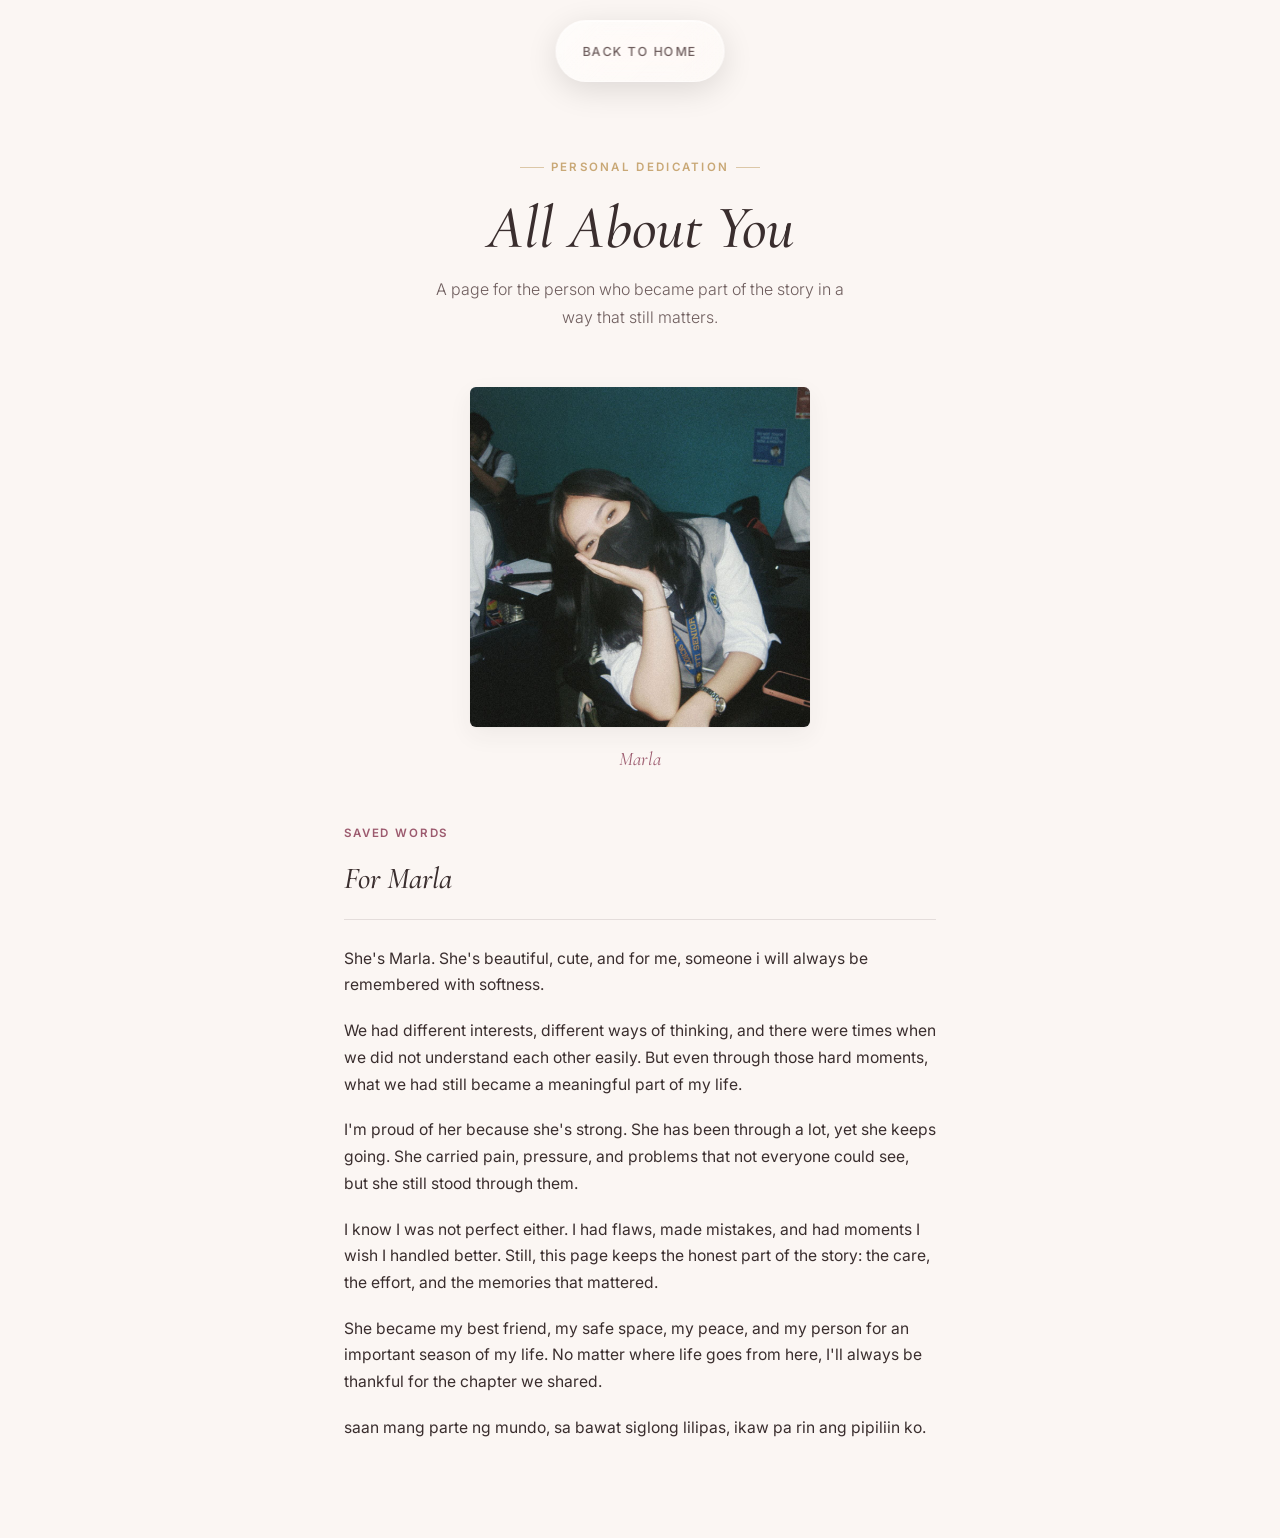
<file: allaboutyou.html>
<!DOCTYPE html>
<html lang="en">
<head>
<meta charset="UTF-8" />
<meta name="viewport" content="width=device-width, initial-scale=1.0" />
<meta name="description" content="A personal dedication page in a soft memory archive." />
<meta name="theme-color" content="#FBF6F3" />
<title>All About You</title>
<link rel="preconnect" href="https://fonts.googleapis.com">
<link rel="preconnect" href="https://fonts.gstatic.com" crossorigin>
<link href="https://fonts.googleapis.com/css2?family=Cormorant+Garamond:ital,wght@0,400;0,500;0,600;1,400;1,500&family=Inter:wght@300;400;500;600&display=swap" rel="stylesheet">
<style>
  :root{
    --ivory:#FBF6F3;
    --ivory-deep:#F5EDE8;
    --ink:#3A2E2E;
    --ink-soft:#6E5D5D;
    --rose:#B8768A;
    --rose-deep:#9C5A6E;
    --blush:#EFE0E2;
    --gold:#C9A876;
    --line: rgba(58,46,46,0.12);
    --shadow: 0 1px 2px rgba(58,46,46,0.04), 0 8px 24px rgba(58,46,46,0.06);
  }

  *{box-sizing:border-box;}
  html{scroll-behavior:smooth;}

  body{
    margin:0;
    font-family:'Inter', sans-serif;
    background:var(--ivory);
    color:var(--ink);
    line-height:1.7;
    -webkit-font-smoothing:antialiased;
  }

  a{color:inherit;}

  /* ---------- Nav ---------- */
   .navbar {
    position: fixed;
    top: 20px;
    left: 50%;
    transform: translateX(-50%);

    display: flex;
    gap: 10px;
    padding: 10px;

    /* Liquid glass */
    background: rgba(255, 255, 255, 0.35);
    backdrop-filter: blur(20px) saturate(180%);
    -webkit-backdrop-filter: blur(20px) saturate(180%);

    /* Glass edge */
    border: 1px solid rgba(255, 255, 255, 0.5);
    border-radius: 999px;

    /* Floating effect */
    box-shadow:
        0 8px 32px rgba(0, 0, 0, 0.12),
        inset 0 1px 0 rgba(255, 255, 255, 0.6);

    z-index: 9999;
    isolation: isolate;
}

  .navbar a {
    font-size: 0.78rem;
    letter-spacing: 0.12em;
    text-transform: uppercase;
    font-weight: 500;

    color: var(--ink-soft);
    text-decoration: none;

    padding: 0.6rem 1rem;
    border-radius: 999px;

    transition:
        color 0.25s ease,
        background 0.25s ease,
        box-shadow 0.25s ease;
}

.navbar::before {
    content: "";
    position: absolute;
    inset: 0;

    border-radius: inherit;

    background: linear-gradient(
        135deg,
        rgba(255, 255, 255, 0.45),
        rgba(255, 255, 255, 0.08)
    );

    pointer-events: none;
    z-index: -1;
}

.navbar a:hover {
    color: var(--rose-deep);

    background: rgba(255, 255, 255, 0.35);

    box-shadow:
        inset 0 1px 0 rgba(255, 255, 255, 0.6),
        0 4px 12px rgba(0, 0, 0, 0.08);
}

  /* ---------- Hero ---------- */
  header.dedication-hero{
    max-width:640px;
    margin:0 auto;
    padding:9.5rem 1.5rem 3.5rem;
    text-align:center;
  }

  .memory-stamp{
    display:inline-block;
    font-size:0.72rem;
    letter-spacing:0.2em;
    text-transform:uppercase;
    color:var(--gold);
    font-weight:600;
    margin-bottom:1.1rem;
  }

  .memory-stamp::before,
  .memory-stamp::after{
    content:"";
    display:inline-block;
    width:24px;
    height:1px;
    background:var(--gold);
    vertical-align:middle;
    margin:0 0.6em;
    opacity:.6;
  }

  h1{
    font-family:'Cormorant Garamond', serif;
    font-weight:500;
    font-style:italic;
    font-size:clamp(2.6rem, 6vw, 3.8rem);
    line-height:1.1;
    margin:0 0 0.9rem;
    color:var(--ink);
  }

  header.dedication-hero > p{
    font-size:1rem;
    font-weight:300;
    color:var(--ink-soft);
    max-width:42ch;
    margin:0 auto;
  }

  /* ---------- Layout ---------- */
  .dedication-layout{
    max-width:640px;
    margin:0 auto;
    padding:0 1.5rem 6rem;
  }

  .dedication-photo-card{
    margin:0 0 3rem;
    text-align:center;
  }

  .girlfriend-photo{
    width:100%;
    max-width:340px;
    display:block;
    margin:0 auto;
    border-radius:6px;
    box-shadow:var(--shadow);
  }

  .dedication-photo-card figcaption{
    margin-top:1rem;
    font-family:'Cormorant Garamond', serif;
    font-style:italic;
    font-size:1.2rem;
    color:var(--rose-deep);
  }

  .dedication-message{
    text-align:left;
  }

  .section-label{
    display:block;
    font-size:0.72rem;
    letter-spacing:0.16em;
    text-transform:uppercase;
    color:var(--rose-deep);
    font-weight:600;
    margin-bottom:0.6rem;
  }

  .dedication-message h2{
    font-family:'Cormorant Garamond', serif;
    font-style:italic;
    font-weight:500;
    font-size:1.9rem;
    color:var(--ink);
    margin:0 0 1.6rem;
    padding-bottom:0.9rem;
    border-bottom:1px solid var(--line);
  }

  .dedication-message p{
    margin:0 0 1.2rem;
    font-size:0.98rem;
    color:var(--ink);
  }

  .dedication-message p:last-child{ margin-bottom:0; }

  footer{
    text-align:center;
    padding:3rem 1.5rem 4rem;
    color:var(--ink-soft);
    font-size:0.82rem;
    font-weight:300;
  }

  @media (max-width: 640px){
    header.dedication-hero{ padding-top:7.5rem; }
  }

  :focus-visible{
    outline:2px solid var(--rose);
    outline-offset:3px;
  }

  @media (prefers-reduced-motion: reduce){
    *{ animation:none !important; transition:none !important; }
  }
</style>
</head>
<body class="dedication-page">

  <div class="navbar">
    <a href="index.html">Back to Home</a>
  </div>

  <header class="dedication-hero">
    <span class="memory-stamp">Personal Dedication</span>
    <h1>All About You</h1>
    <p>A page for the person who became part of the story in a way that still matters.</p>
  </header>

  <main class="dedication-layout">
    <figure class="dedication-photo-card">
      <img src="ganda.jpg" alt="My Girlfriend" class="girlfriend-photo" />
      <figcaption>Marla</figcaption>
    </figure>

    <section class="dedication-message">
      <span class="section-label">Saved Words</span>
      <h2>For Marla</h2>
      <p>She's Marla. She's beautiful, cute, and for me, someone i will always be remembered with softness.</p>
      <p>We had different interests, different ways of thinking, and there were times when we did not understand each other easily. But even through those hard moments, what we had still became a meaningful part of my life.</p>
      <p>I'm proud of her because she's strong. She has been through a lot, yet she keeps going. She carried pain, pressure, and problems that not everyone could see, but she still stood through them.</p>
      <p>I know I was not perfect either. I had flaws, made mistakes, and had moments I wish I handled better. Still, this page keeps the honest part of the story: the care, the effort, and the memories that mattered.</p>
      <p>She became my best friend, my safe space, my peace, and my person for an important season of my life. No matter where life goes from here, I'll always be thankful for the chapter we shared.</p>
      <p>saan mang parte ng mundo, sa bawat siglong lilipas, ikaw pa rin ang pipiliin ko.</p>
    </section>
  </main>

  <script src="polish.js"></script>
</body>
</html>
</file>
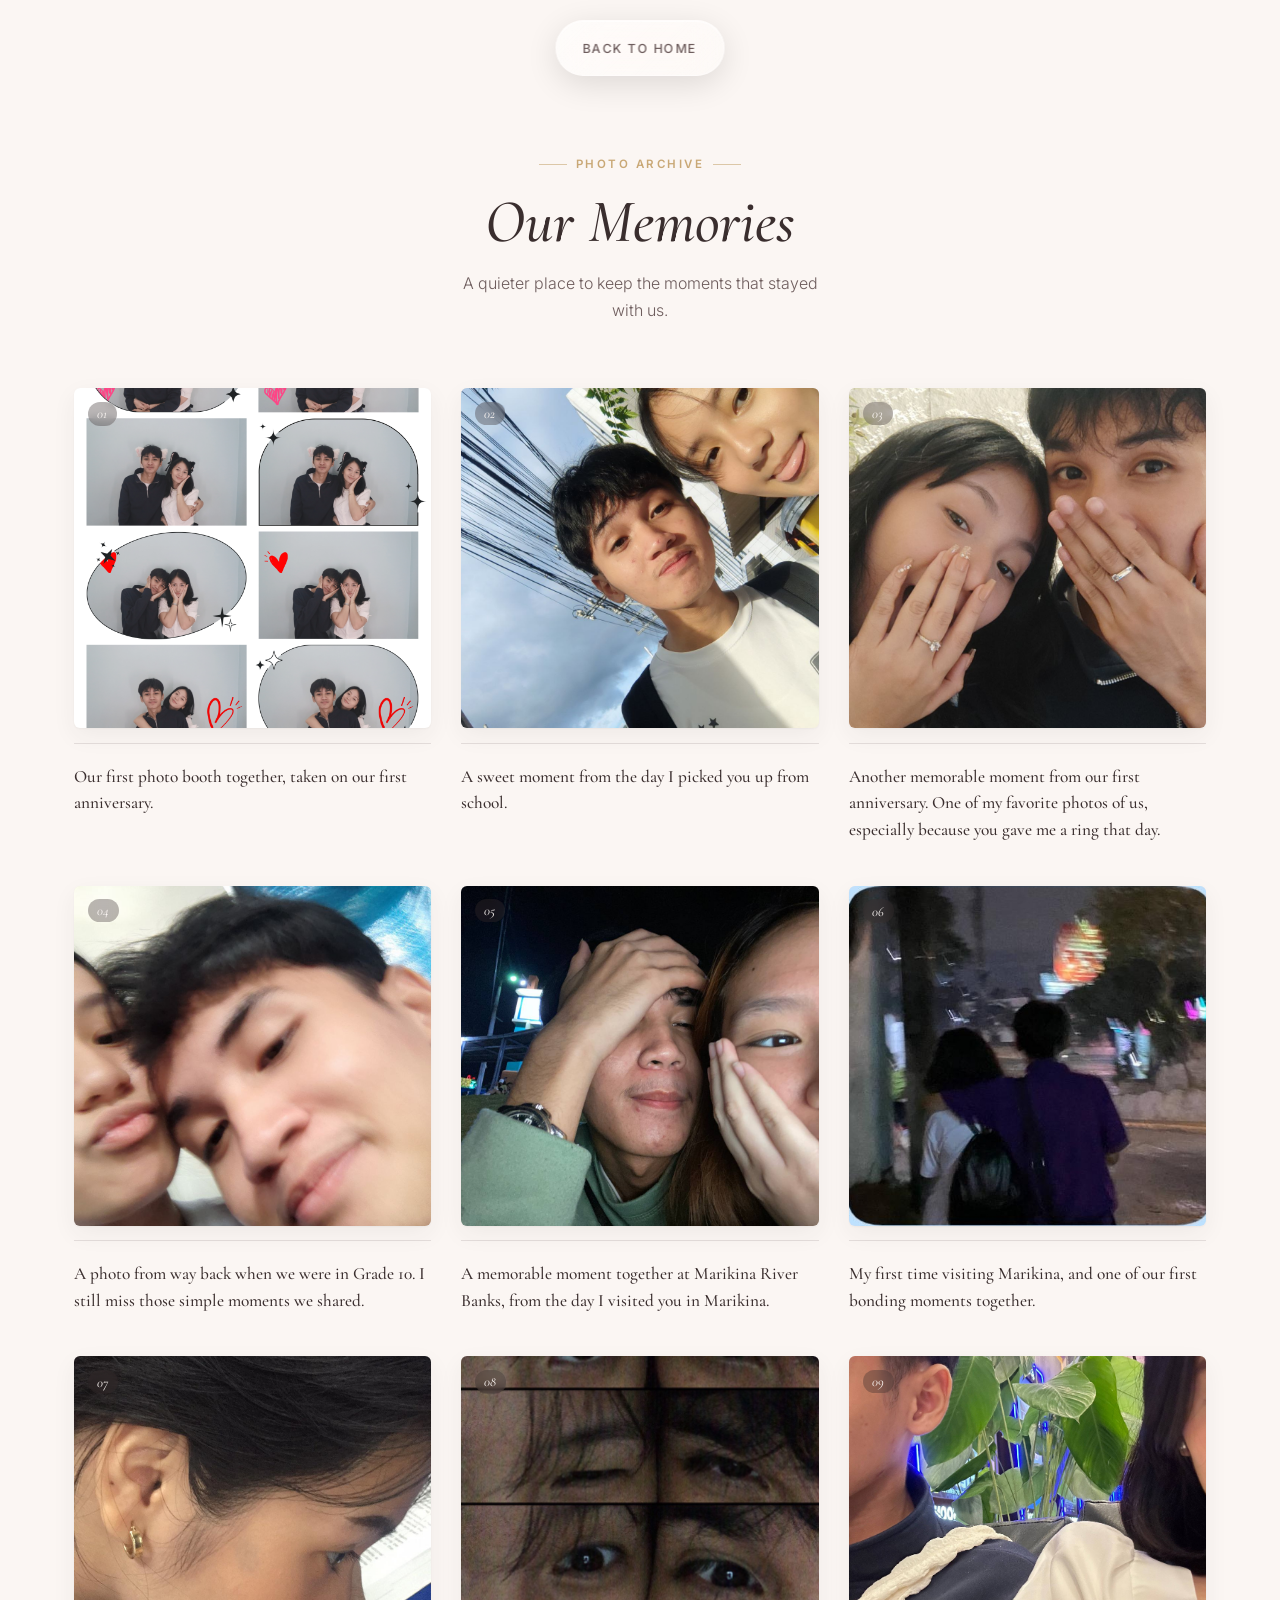
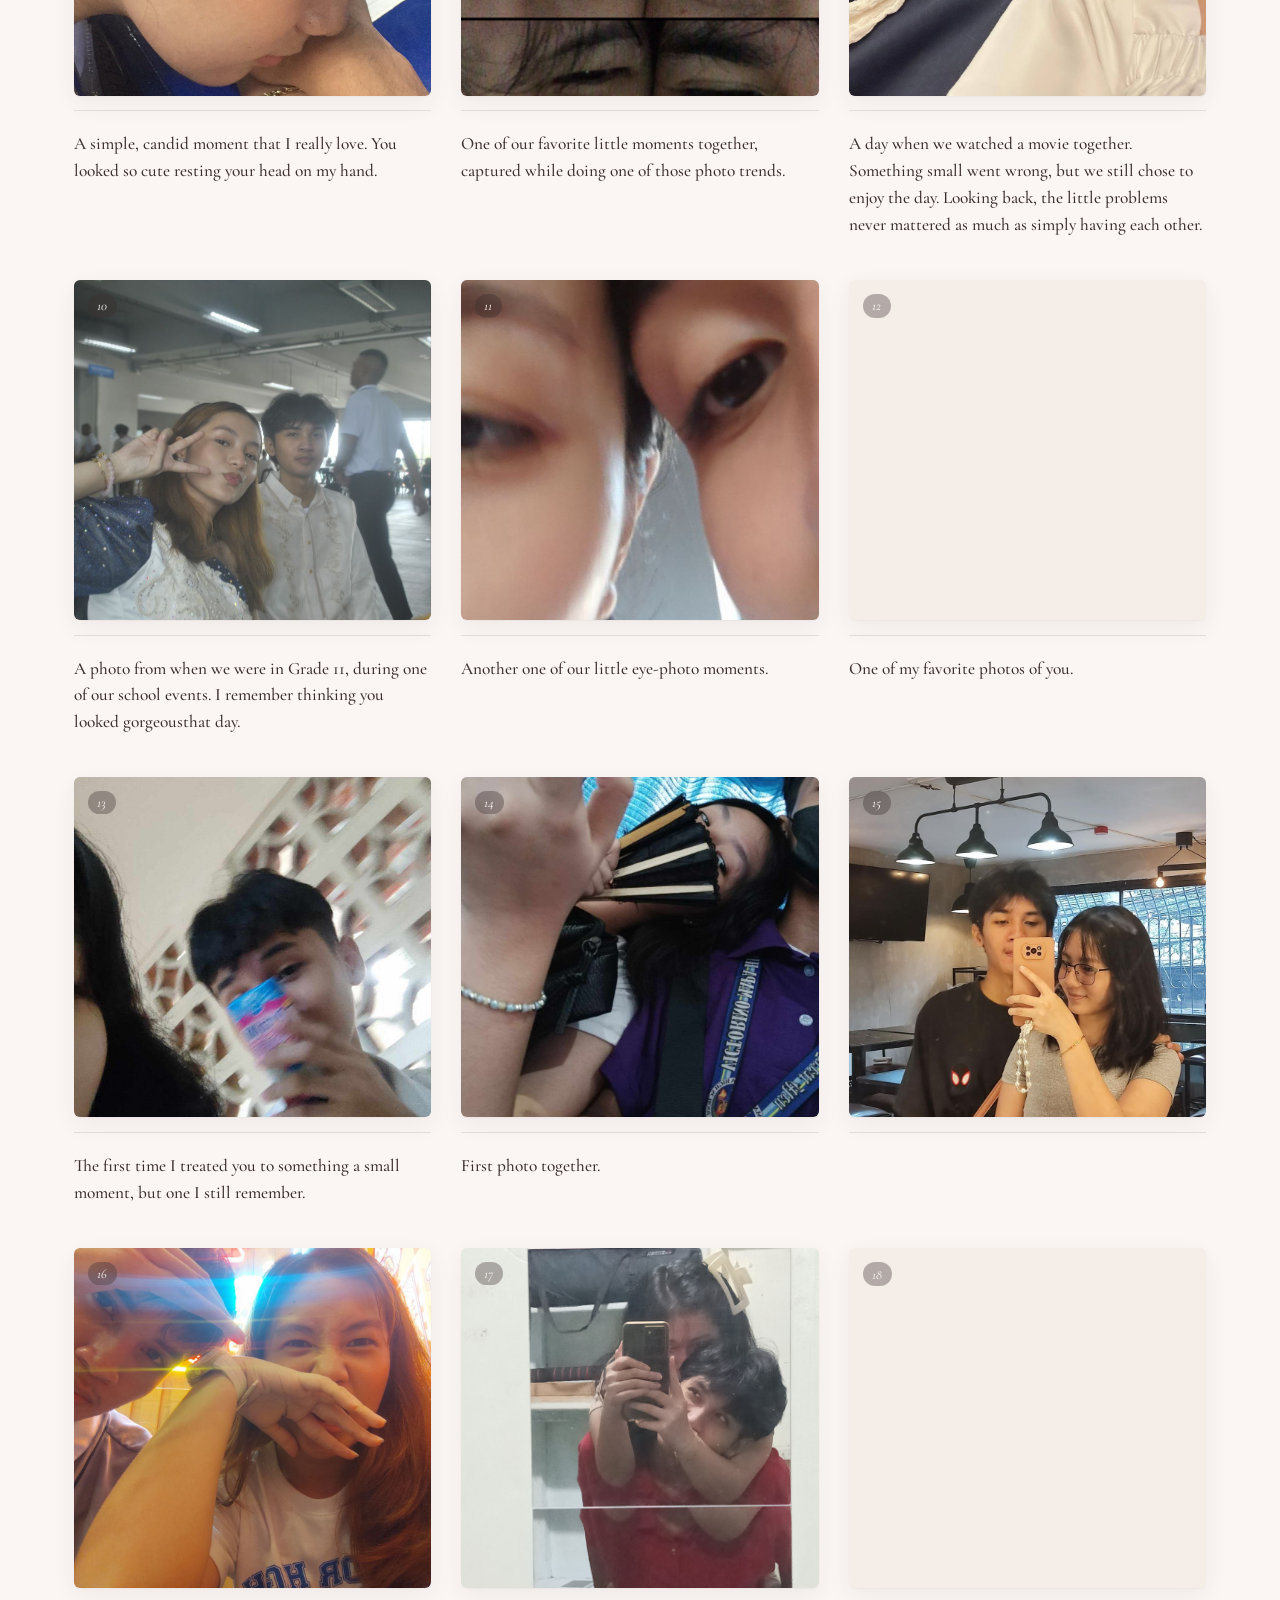
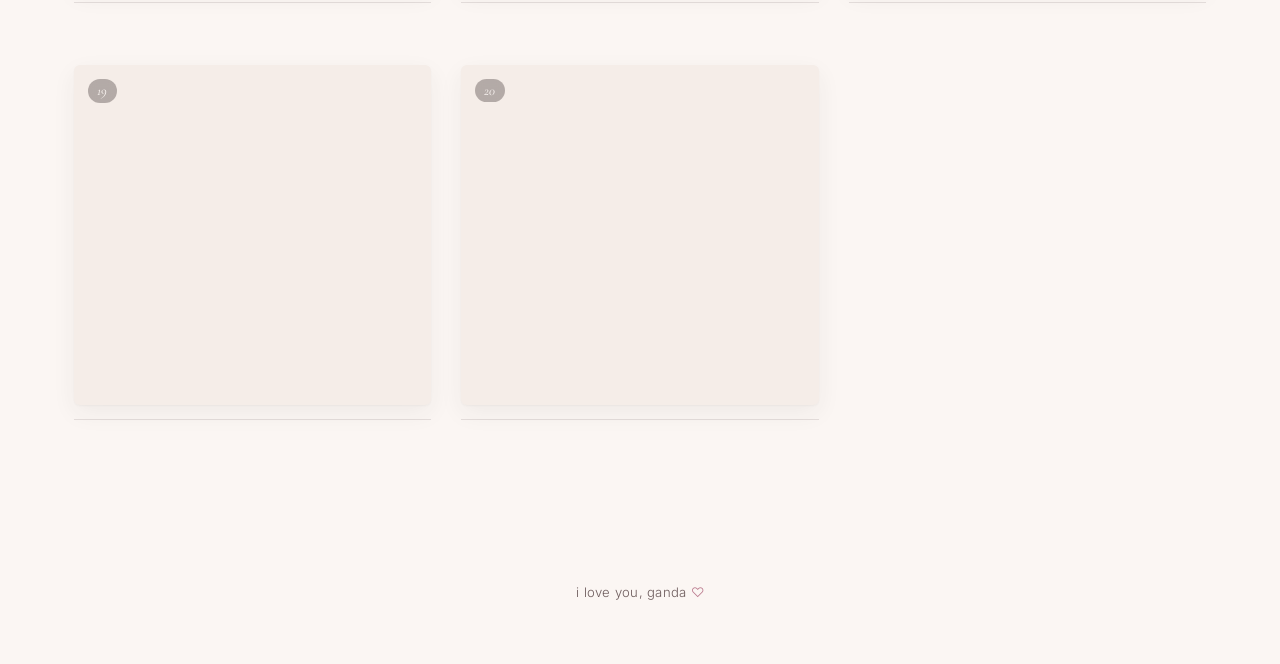
<file: gallery.html>
<!DOCTYPE html>
<html lang="en">
<head>
<meta charset="UTF-8" />
<meta name="viewport" content="width=device-width, initial-scale=1.0"/>
<meta name="description" content="A quiet gallery of our favorite captured moments." />
<meta name="theme-color" content="#FBF6F3" />
<title>Our Memories</title>
<link rel="preconnect" href="https://fonts.googleapis.com">
<link rel="preconnect" href="https://fonts.gstatic.com" crossorigin>
<link href="https://fonts.googleapis.com/css2?family=Cormorant+Garamond:ital,wght@0,400;0,500;0,600;1,400;1,500&family=Inter:wght@300;400;500;600&display=swap" rel="stylesheet">
<style>
  :root{
    --ivory:#FBF6F3;
    --ivory-deep:#F5EDE8;
    --ink:#3A2E2E;
    --ink-soft:#6E5D5D;
    --rose:#B8768A;
    --rose-deep:#9C5A6E;
    --blush:#EFE0E2;
    --gold:#C9A876;
    --line: rgba(58,46,46,0.12);
    --shadow: 0 1px 2px rgba(58,46,46,0.04), 0 8px 24px rgba(58,46,46,0.06);
  }

  *{box-sizing:border-box;}

  html{scroll-behavior:smooth;}

  body{
    margin:0;
    font-family:'Inter', sans-serif;
    background:var(--ivory);
    color:var(--ink);
    -webkit-font-smoothing:antialiased;
  }

  a{color:inherit;}

  /* ---------- Nav ---------- */
 .navbar {
    position: fixed;
    top: 20px;
    left: 50%;
    transform: translateX(-50%);

    display: flex;
    gap: 10px;
    padding: 10px;

    /* Liquid glass */
    background: rgba(255, 255, 255, 0.35);
    backdrop-filter: blur(20px) saturate(180%);
    -webkit-backdrop-filter: blur(20px) saturate(180%);

    /* Glass edge */
    border: 1px solid rgba(255, 255, 255, 0.5);
    border-radius: 999px;

    /* Floating effect */
    box-shadow:
        0 8px 32px rgba(0, 0, 0, 0.12),
        inset 0 1px 0 rgba(255, 255, 255, 0.6);

    z-index: 9999;
    isolation: isolate;
}

  .navbar a {
    font-size: 0.78rem;
    letter-spacing: 0.12em;
    text-transform: uppercase;
    font-weight: 500;

    color: var(--ink-soft);
    text-decoration: none;

    padding: 0.6rem 1rem;
    border-radius: 999px;

    transition:
        color 0.25s ease,
        background 0.25s ease,
        box-shadow 0.25s ease;
}

.navbar::before {
    content: "";
    position: absolute;
    inset: 0;

    border-radius: inherit;

    background: linear-gradient(
        135deg,
        rgba(255, 255, 255, 0.45),
        rgba(255, 255, 255, 0.08)
    );

    pointer-events: none;
    z-index: -1;
}

.navbar a:hover {
    color: var(--rose-deep);

    background: rgba(255, 255, 255, 0.35);

    box-shadow:
        inset 0 1px 0 rgba(255, 255, 255, 0.6),
        0 4px 12px rgba(0, 0, 0, 0.08);
}

  /* ---------- Hero ---------- */
  header.gallery-hero{
    max-width:720px;
    margin:0 auto;
    padding:9.5rem 1.5rem 4rem;
    text-align:center;
  }

  .memory-stamp{
    display:inline-block;
    font-size:0.72rem;
    letter-spacing:0.22em;
    text-transform:uppercase;
    color:var(--gold);
    font-weight:600;
    margin-bottom:1.1rem;
    position:relative;
  }

  .memory-stamp::before,
  .memory-stamp::after{
    content:"";
    display:inline-block;
    width:28px;
    height:1px;
    background:var(--gold);
    vertical-align:middle;
    margin:0 0.7em;
    opacity:.6;
  }

  h1{
    font-family:'Cormorant Garamond', serif;
    font-weight:500;
    font-style:italic;
    font-size:clamp(2.6rem, 6vw, 3.8rem);
    line-height:1.1;
    margin:0 0 0.9rem;
    color:var(--ink);
  }

  header.gallery-hero > p{
    font-size:1rem;
    font-weight:300;
    color:var(--ink-soft);
    line-height:1.7;
    margin:0 auto;
    max-width:38ch;
  }

  /* ---------- Gallery ---------- */
  .gallery{
    max-width:1180px;
    margin:0 auto;
    padding:0 1.5rem 6rem;
    display:grid;
    grid-template-columns:repeat(auto-fill, minmax(270px, 1fr));
    gap:2.6rem 1.9rem;
  }

  .photo-card{
    cursor:pointer;
    display:flex;
    flex-direction:column;
  }

  .photo-frame{
    position:relative;
    overflow:hidden;
    border-radius:6px;
    background:var(--ivory-deep);
    box-shadow:var(--shadow);
  }

  .photo-frame img{
    display:block;
    width:100%;
    height:340px;
    object-fit:cover;
    transition: transform .6s cubic-bezier(.2,.7,.2,1);
  }

  .photo-card:hover .photo-frame img{
    transform: scale(1.045);
  }

  .index-mark{
    position:absolute;
    top:0.85rem;
    left:0.85rem;
    font-family:'Cormorant Garamond', serif;
    font-style:italic;
    font-size:0.85rem;
    color:var(--ivory);
    background:rgba(58,46,46,0.35);
    backdrop-filter: blur(4px);
    padding:0.2rem 0.6rem;
    border-radius:999px;
    letter-spacing:0.02em;
  }

  .caption{
    margin-top:0.9rem;
    padding-top:0.9rem;
    border-top:1px solid var(--line);
    font-family:'Cormorant Garamond', serif;
    font-size:1.08rem;
    font-weight:500;
    line-height:1.55;
    color:var(--ink);
  }

  .caption-tag{
    display:block;
    font-family:'Inter', sans-serif;
    font-size:0.68rem;
    font-weight:600;
    letter-spacing:0.14em;
    text-transform:uppercase;
    color:var(--rose);
    margin-bottom:0.35rem;
  }

  /* ---------- Footer ---------- */
  footer{
    text-align:center;
    padding:3rem 1.5rem 4rem;
    color:var(--ink-soft);
    font-size:0.82rem;
    font-weight:300;
    letter-spacing:0.02em;
  }

  footer .heart{
    color:var(--rose);
  }

  /* ---------- Modal / Lightbox ---------- */
  .modal{
    display:none;
    position:fixed;
    inset:0;
    z-index:2000;
    background:rgba(30,22,22,0.92);
    align-items:center;
    justify-content:center;
    padding:2rem;
  }

  .modal-frame{
    margin:0;
    max-width:min(880px, 90vw);
    display:flex;
    flex-direction:column;
    align-items:center;
  }

  .modal-content{
    display:block;
    max-width:100%;
    max-height:72vh;
    border-radius:6px;
    box-shadow:0 20px 60px rgba(0,0,0,0.5);
  }

  #modalCaption{
    margin-top:1.4rem;
    text-align:center;
    color:var(--ivory);
    font-family:'Cormorant Garamond', serif;
    font-size:1.2rem;
    font-style:italic;
    line-height:1.6;
    max-width:60ch;
  }

  .close{
    position:absolute;
    top:1.5rem;
    right:1.8rem;
    background:none;
    border:none;
    color:var(--ivory);
    font-size:2rem;
    font-weight:300;
    cursor:pointer;
    line-height:1;
    opacity:0.75;
    transition:opacity .2s ease;
  }
  .close:hover{opacity:1;}

  .modal-nav{
    position:absolute;
    top:50%;
    transform:translateY(-50%);
    background:rgba(255,255,255,0.08);
    border:1px solid rgba(255,255,255,0.2);
    color:var(--ivory);
    font-size:1.6rem;
    width:48px;
    height:48px;
    border-radius:50%;
    cursor:pointer;
    display:flex;
    align-items:center;
    justify-content:center;
    transition: background .2s ease;
  }
  .modal-nav:hover{ background:rgba(255,255,255,0.18); }
  .modal-prev{ left:1.2rem; }
  .modal-next{ right:1.2rem; }

  @media (max-width: 640px){
    header.gallery-hero{ padding-top:7.5rem; }
    .gallery{ grid-template-columns:1fr; gap:2.4rem; }
    .modal-nav{ width:40px; height:40px; font-size:1.3rem; }
  }

  :focus-visible{
    outline:2px solid var(--rose);
    outline-offset:3px;
  }

  @media (prefers-reduced-motion: reduce){
    *{ animation:none !important; transition:none !important; }
  }
</style>
</head>
<body class="gallery-page">

  <div class="navbar" id="navbar">
    <a href="index.html">Back to Home</a>
  </div>

  <header class="gallery-hero">
    <span class="memory-stamp">Photo Archive</span>
    <h1>Our Memories</h1>
    <p>A quieter place to keep the moments that stayed with us.</p>
  </header>

  <div class="gallery" id="gallery"></div>

  <footer>
    i love you, ganda  <span class="heart">&#9825;</span>
  </footer>

  <div id="myModal" class="modal">
    <button class="close" type="button" onclick="closeModal()" aria-label="Close photo">&times;</button>
    <button class="modal-nav modal-prev" type="button" onclick="changePhoto(-1)" aria-label="Previous photo">&#8249;</button>
    <figure class="modal-frame">
      <img class="modal-content" id="img01" alt="Modal Image">
      <figcaption id="modalCaption"></figcaption>
    </figure>
    <button class="modal-nav modal-next" type="button" onclick="changePhoto(1)" aria-label="Next photo">&#8250;</button>
  </div>

  <script>
   const photos = [
  { src: "una.jpg", alt: "", caption: "Our first photo booth together, taken on our first anniversary." },
  { src: "dos.jpg", alt: "", caption: "A sweet moment from the day I picked you up from school." },
  { src: "tres.jpg", alt: "", caption: "Another memorable moment from our first anniversary. One of my favorite photos of us, especially because you gave me a ring that day." },
  { src: "kwatro.jpg", alt: "", caption: "A photo from way back when we were in Grade 10. I still miss those simple moments we shared." },
  { src: "marikina.jpg", alt: "", caption: "A memorable moment together at Marikina River Banks, from the day I visited you in Marikina." },
  { src: "cute.jpg", alt: "", caption: "My first time visiting Marikina, and one of our first bonding moments together." },
  { src: "cute2.jpg", alt: "", caption: "A simple, candid moment that I really love. You looked so cute resting your head on my hand." },
  { src: "cute3.jpg", alt: "", caption: "One of our favorite little moments together, captured while doing one of those photo trends." },
  { src: "usbebe.jpg", alt: "", caption: "A day when we watched a movie together. Something small went wrong, but we still chose to enjoy the day. Looking back, the little problems never mattered as much as simply having each other." },
  { src: "bebe.jpg", alt: "", caption: "A photo from when we were in Grade 11, during one of our school events. I remember thinking you looked gorgeousthat day." },
  { src: "photo_2024-06-16_03-46-19.jpg", alt: "", caption: "Another one of our little eye-photo moments." },
  { src: "mamaw.jpg", alt: "", caption: "One of my favorite photos of you." },
  { src: "g10.jpg", alt: "", caption: "The first time I treated you to something a small moment, but one I still remember." },
  { src: "first.jpg", alt: "", caption: "First photo together." },
  { src: "buldak.jpg", alt: "", caption: "" },
  { src: "ramen.jpg", alt: "", caption: "" },
  { src: "buhat.jpg", alt: "", caption: "" },
  { src: "lovelove.jpg", alt: "", caption: "" },
  { src: "hays.jpg", alt: "", caption: "" },
  { src: "hands.jpg", alt: "", caption: "" }
];

    const galleryEl = document.getElementById("gallery");

    function pad(n){ return String(n + 1).padStart(2, "0"); }

    photos.forEach((photo, i) => {
      const card = document.createElement("div");
      card.className = "photo-card";
      card.setAttribute("tabindex", "0");
      card.setAttribute("role", "button");
      card.setAttribute("aria-label", "Open photo: " + photo.alt);

      card.innerHTML = `
        <div class="photo-frame">
          <span class="index-mark">${pad(i)}</span>
          <img src="${photo.src}" alt="${photo.alt}" loading="lazy" decoding="async">
        </div>
        <div class="caption">
          <span class="caption-tag">${photo.alt}</span>
          ${photo.caption}
        </div>
      `;

      card.addEventListener("click", () => openModal(i));
      card.addEventListener("keydown", (e) => {
        if (e.key === "Enter" || e.key === " ") { e.preventDefault(); openModal(i); }
      });

      galleryEl.appendChild(card);
    });

    let activePhotoIndex = 0;

    function renderModalPhoto() {
      const modalImg = document.getElementById("img01");
      const modalCaption = document.getElementById("modalCaption");
      const photo = photos[activePhotoIndex];
      modalImg.src = photo.src;
      modalImg.alt = photo.alt;
      modalCaption.textContent = photo.caption;
    }

    function openModal(index) {
      const modal = document.getElementById("myModal");
      activePhotoIndex = index;
      renderModalPhoto();
      modal.style.display = "flex";
      document.body.style.overflow = "hidden";
    }

    function changePhoto(direction) {
      activePhotoIndex = (activePhotoIndex + direction + photos.length) % photos.length;
      renderModalPhoto();
    }

    function closeModal() {
      const modal = document.getElementById("myModal");
      modal.style.display = "none";
      document.body.style.overflow = "";
    }

    document.addEventListener("keydown", (event) => {
      const modal = document.getElementById("myModal");
      if (modal.style.display !== "flex") return;
      if (event.key === "Escape") closeModal();
      else if (event.key === "ArrowLeft") changePhoto(-1);
      else if (event.key === "ArrowRight") changePhoto(1);
    });

    document.getElementById("myModal").addEventListener("click", (e) => {
      if (e.target.id === "myModal") closeModal();
    });
  </script>

</body>
</html>
</file>
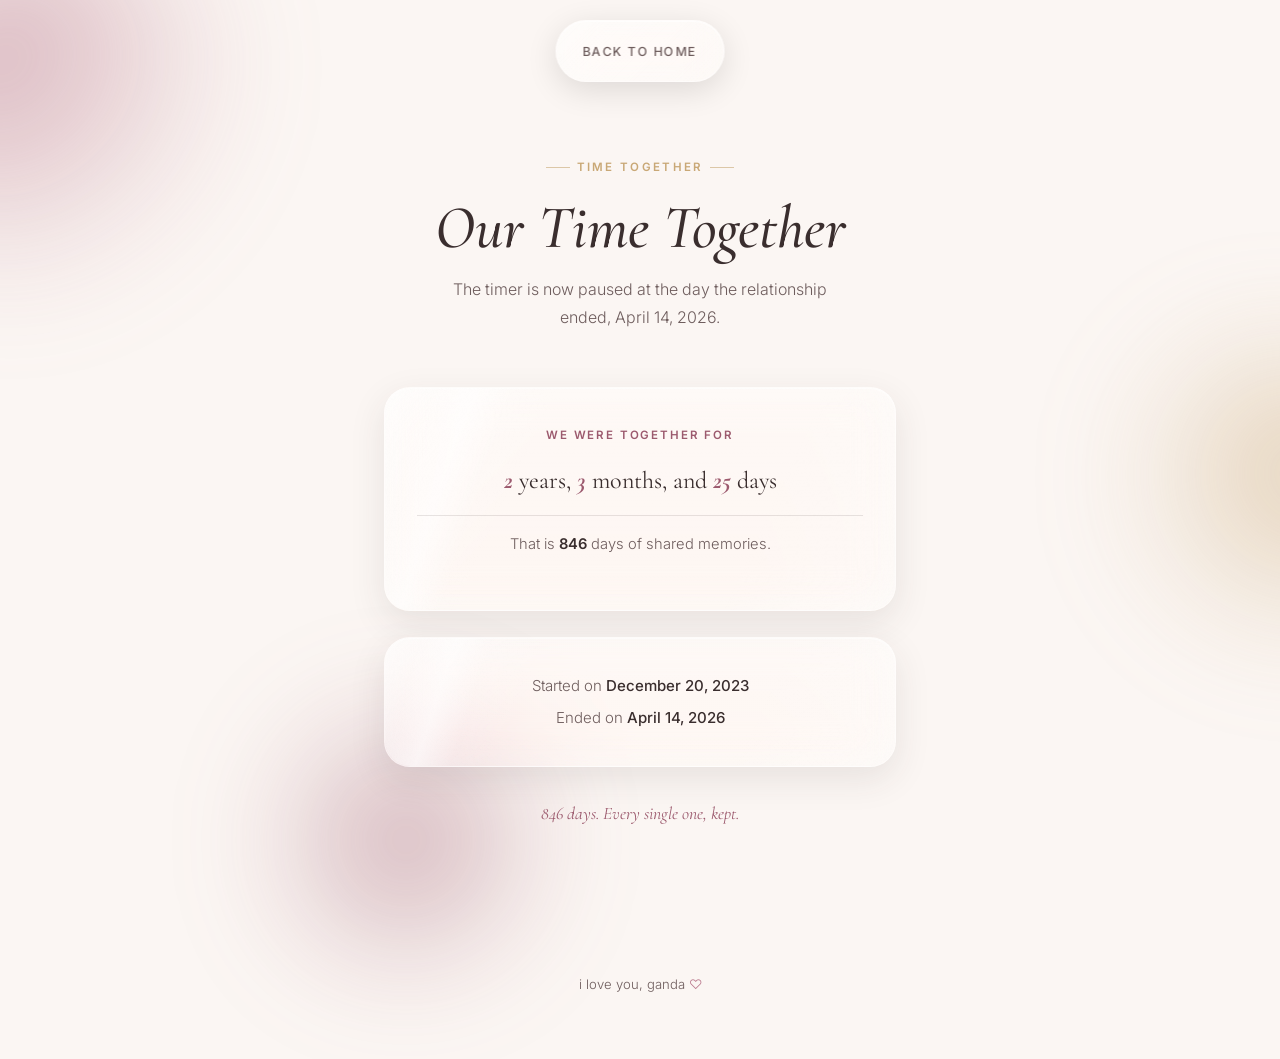
<file: howlong.html>
<!DOCTYPE html>
<html lang="en">
<head>
<meta charset="UTF-8" />
<meta name="viewport" content="width=device-width, initial-scale=1.0" />
<meta name="description" content="A paused relationship timeline from December 20, 2023 to April 14, 2026." />
<meta name="theme-color" content="#FBF6F3" />
<title>Our Time Together</title>
<link rel="preconnect" href="https://fonts.googleapis.com">
<link rel="preconnect" href="https://fonts.gstatic.com" crossorigin>
<link href="https://fonts.googleapis.com/css2?family=Cormorant+Garamond:ital,wght@0,400;0,500;0,600;1,400;1,500&family=Inter:wght@300;400;500;600&display=swap" rel="stylesheet">
<style>
  :root{
    --ivory:#FBF6F3;
    --ivory-deep:#F5EDE8;
    --ink:#3A2E2E;
    --ink-soft:#6E5D5D;
    --rose:#B8768A;
    --rose-deep:#9C5A6E;
    --blush:#EFE0E2;
    --gold:#C9A876;
    --line: rgba(58,46,46,0.12);
    --shadow: 0 1px 2px rgba(58,46,46,0.04), 0 8px 24px rgba(58,46,46,0.06);
  }

  *{box-sizing:border-box;}
  html{scroll-behavior:smooth;}

  body{
    margin:0;
    font-family:'Inter', sans-serif;
    background:var(--ivory);
    color:var(--ink);
    line-height:1.7;
    -webkit-font-smoothing:antialiased;
    position:relative;
    overflow-x:hidden;
  }

  a{color:inherit;}

  /* ---------- Ambient blobs (glass shows these through) ---------- */
  .ambient-blob{
    position:fixed;
    border-radius:50%;
    filter:blur(60px);
    z-index:0;
    pointer-events:none;
    opacity:0.55;
  }

  .ambient-blob.one{
    width:380px; height:380px;
    top:-8%; left:-10%;
    background:radial-gradient(circle at 30% 30%, var(--rose) 0%, transparent 70%);
    animation: drift1 22s ease-in-out infinite;
  }

  .ambient-blob.two{
    width:320px; height:320px;
    top:38%; right:-12%;
    background:radial-gradient(circle at 60% 40%, var(--gold) 0%, transparent 70%);
    animation: drift2 26s ease-in-out infinite;
  }

  .ambient-blob.three{
    width:300px; height:300px;
    bottom:-10%; left:20%;
    background:radial-gradient(circle at 50% 50%, var(--rose-deep) 0%, transparent 70%);
    animation: drift3 30s ease-in-out infinite;
  }

  @keyframes drift1{
    0%,100%{ transform:translate(0,0) scale(1); }
    50%{ transform:translate(30px,40px) scale(1.08); }
  }
  @keyframes drift2{
    0%,100%{ transform:translate(0,0) scale(1); }
    50%{ transform:translate(-35px,25px) scale(1.05); }
  }
  @keyframes drift3{
    0%,100%{ transform:translate(0,0) scale(1); }
    50%{ transform:translate(20px,-30px) scale(1.1); }
  }

  /* ---------- Nav ---------- */
  .navbar {
    position: fixed;
    top: 20px;
    left: 50%;
    transform: translateX(-50%);

    display: flex;
    gap: 10px;
    padding: 10px;

    /* Liquid glass */
    background: rgba(255, 255, 255, 0.35);
    backdrop-filter: blur(20px) saturate(180%);
    -webkit-backdrop-filter: blur(20px) saturate(180%);

    /* Glass edge */
    border: 1px solid rgba(255, 255, 255, 0.5);
    border-radius: 999px;

    /* Floating effect */
    box-shadow:
        0 8px 32px rgba(0, 0, 0, 0.12),
        inset 0 1px 0 rgba(255, 255, 255, 0.6);

    z-index: 9999;
    isolation: isolate;
}

  .navbar a {
    font-size: 0.78rem;
    letter-spacing: 0.12em;
    text-transform: uppercase;
    font-weight: 500;

    color: var(--ink-soft);
    text-decoration: none;

    padding: 0.6rem 1rem;
    border-radius: 999px;

    transition:
        color 0.25s ease,
        background 0.25s ease,
        box-shadow 0.25s ease;
}

.navbar::before {
    content: "";
    position: absolute;
    inset: 0;

    border-radius: inherit;

    background: linear-gradient(
        135deg,
        rgba(255, 255, 255, 0.45),
        rgba(255, 255, 255, 0.08)
    );

    pointer-events: none;
    z-index: -1;
}

.navbar a:hover {
    color: var(--rose-deep);

    background: rgba(255, 255, 255, 0.35);

    box-shadow:
        inset 0 1px 0 rgba(255, 255, 255, 0.6),
        0 4px 12px rgba(0, 0, 0, 0.08);
}

  /* ---------- Hero ---------- */
  header.timeline-hero{
    max-width:640px;
    margin:0 auto;
    padding:9.5rem 1.5rem 3.5rem;
    text-align:center;
  }

  .memory-stamp{
    display:inline-block;
    font-size:0.72rem;
    letter-spacing:0.2em;
    text-transform:uppercase;
    color:var(--gold);
    font-weight:600;
    margin-bottom:1.1rem;
  }

  .memory-stamp::before,
  .memory-stamp::after{
    content:"";
    display:inline-block;
    width:24px;
    height:1px;
    background:var(--gold);
    vertical-align:middle;
    margin:0 0.6em;
    opacity:.6;
  }

  h1{
    font-family:'Cormorant Garamond', serif;
    font-weight:500;
    font-style:italic;
    font-size:clamp(2.6rem, 6vw, 3.8rem);
    line-height:1.1;
    margin:0 0 0.9rem;
    color:var(--ink);
  }

  header.timeline-hero > p{
    font-size:1rem;
    font-weight:300;
    color:var(--ink-soft);
    max-width:42ch;
    margin:0 auto;
  }

  /* ---------- Layout ---------- */
  .timeline-layout{
    position:relative;
    z-index:1;
    max-width:560px;
    margin:0 auto;
    padding:0 1.5rem 6rem;
  }

  /* ---------- Liquid glass ---------- */
  .glass{
    position:relative;
    background:linear-gradient(180deg, rgba(255,255,255,0.42), rgba(255,255,255,0.16));
    backdrop-filter: blur(22px) saturate(180%);
    -webkit-backdrop-filter: blur(22px) saturate(180%);
    border-radius:26px;
    border:1px solid rgba(255,255,255,0.55);
    box-shadow:
      0 1px 1px rgba(255,255,255,0.6) inset,
      0 -12px 24px rgba(255,255,255,0.15) inset,
      0 12px 36px rgba(58,46,46,0.10);
    overflow:hidden;
  }

  .glass::before{
    content:"";
    position:absolute;
    inset:0;
    border-radius:inherit;
    background:linear-gradient(115deg, rgba(255,255,255,0.55) 0%, rgba(255,255,255,0) 28%, rgba(255,255,255,0) 72%, rgba(255,255,255,0.3) 100%);
    pointer-events:none;
    mix-blend-mode:overlay;
  }

  .glass::after{
    content:"";
    position:absolute;
    top:-40%;
    left:-20%;
    width:60%;
    height:180%;
    background:linear-gradient(100deg, transparent 40%, rgba(255,255,255,0.5) 50%, transparent 60%);
    transform:rotate(8deg);
    pointer-events:none;
    animation: sheen 9s ease-in-out infinite;
  }

  @keyframes sheen{
    0%,100%{ left:-30%; opacity:0.5; }
    50%{ left:110%; opacity:0.75; }
  }

  /* ---------- Counter card ---------- */
  .counter-card{
    padding:2.4rem 2rem;
    text-align:center;
    margin-bottom:1.6rem;
    transition: box-shadow .35s ease, transform .35s ease;
  }

  .counter-card:hover{
    transform: translateY(-3px);
    box-shadow:
      0 1px 1px rgba(255,255,255,0.65) inset,
      0 -12px 24px rgba(255,255,255,0.18) inset,
      0 18px 44px rgba(58,46,46,0.14);
  }

  .glass > *{
    position:relative;
    z-index:1;
  }

  .counter-label{
    display:block;
    font-size:0.72rem;
    letter-spacing:0.16em;
    text-transform:uppercase;
    color:var(--rose-deep);
    font-weight:600;
    margin-bottom:1.1rem;
  }

  .counter-card .breakdown{
    font-family:'Cormorant Garamond', serif;
    font-size:1.5rem;
    color:var(--ink);
    line-height:1.5;
    margin:0 0 1rem;
  }

  .counter-card .breakdown strong{
    font-style:italic;
    color:var(--rose-deep);
  }

  .counter-card .total-days{
    font-size:0.92rem;
    font-weight:300;
    color:var(--ink-soft);
    padding-top:1rem;
    border-top:1px solid var(--line);
  }

  .counter-card .total-days strong{
    font-weight:600;
    color:var(--ink);
  }

  /* ---------- Dates card ---------- */
  .dates-card{
    padding:1.8rem 2rem;
    text-align:center;
    margin-bottom:1.6rem;
  }

  .dates-card p{
    margin:0.4rem 0;
    font-size:0.94rem;
    color:var(--ink-soft);
    font-weight:300;
  }

  .dates-card strong{
    color:var(--ink);
    font-weight:500;
  }

  /* ---------- Paused note ---------- */
  .paused-note{
    text-align:center;
    font-family:'Cormorant Garamond', serif;
    font-style:italic;
    font-size:1.1rem;
    color:var(--rose-deep);
    margin:2rem 0 0;
  }

  footer{
    text-align:center;
    padding:3rem 1.5rem 4rem;
    color:var(--ink-soft);
    font-size:0.82rem;
    font-weight:300;
  }

  footer .heart{
    color:var(--rose);
  }

  @media (max-width: 640px){
    header.timeline-hero{ padding-top:7.5rem; }
    .counter-card{ padding:2rem 1.4rem; }
    .dates-card{ padding:1.5rem 1.4rem; }
    .ambient-blob{ opacity:0.4; }
  }

  :focus-visible{
    outline:2px solid var(--rose);
    outline-offset:3px;
  }

  @media (prefers-reduced-motion: reduce){
    *{ animation:none !important; transition:none !important; }
  }
</style>
</head>
<body class="timeline-page">

  <div class="ambient-blob one"></div>
  <div class="ambient-blob two"></div>
  <div class="ambient-blob three"></div>

  <div class="navbar">
    <a href="index.html">Back to Home</a>
  </div>

  <header class="timeline-hero">
    <span class="memory-stamp">Time Together</span>
    <h1>Our Time Together</h1>
    <p>The timer is now paused at the day the relationship ended, April 14, 2026.</p>
  </header>

  <main class="timeline-layout">
    <section class="glass counter-card" aria-label="Time together breakdown">
      <span class="counter-label">We Were Together For</span>
      <p class="breakdown" id="counter">Loading the memory&hellip;</p>
      <p class="total-days" id="totalDays"></p>
    </section>

    <section class="glass dates-card" aria-label="Start and end dates">
      <p>Started on <strong>December 20, 2023</strong></p>
      <p>Ended on <strong>April 14, 2026</strong></p>
    </section>

    <p class="paused-note">846 days. Every single one, kept.</p>
  </main>

  <footer>
    i love you, ganda <span class="heart">&#9825;</span>
  </footer>

  <script>
    const counterEl = document.getElementById('counter');
    const totalDaysEl = document.getElementById('totalDays');
    const startDate = new Date('2023-12-20T00:00:00');
    const endDate = new Date('2026-04-14T00:00:00');

    function diffYMD(start, end) {
      let years = end.getFullYear() - start.getFullYear();
      let months = end.getMonth() - start.getMonth();
      let days = end.getDate() - start.getDate();

      if (days < 0) {
        months -=  1;
        const prevMonth = new Date(end.getFullYear(), end.getMonth(), 0);
        days += prevMonth.getDate();
      }
      if (months < 0) {
        years -= 1;
        months += 12;
      }
      return { years, months, days };
    }

    function updateCounter() {
      const { years, months, days } = diffYMD(startDate, endDate);
      const totalDays = Math.round((endDate - startDate) / (1000 * 60 * 60 * 24));

      counterEl.innerHTML = `
        <strong>${years}</strong> year${years === 1 ? '' : 's'},
        <strong>${months}</strong> month${months === 1 ? '' : 's'},
        and <strong>${days}</strong> day${days === 1 ? '' : 's'}
      `;

      totalDaysEl.innerHTML = `That is <strong>${totalDays}</strong> days of shared memories.`;
    }

    updateCounter();
  </script>
  <script src="polish.js"></script>
</body>
</html>
</file>
